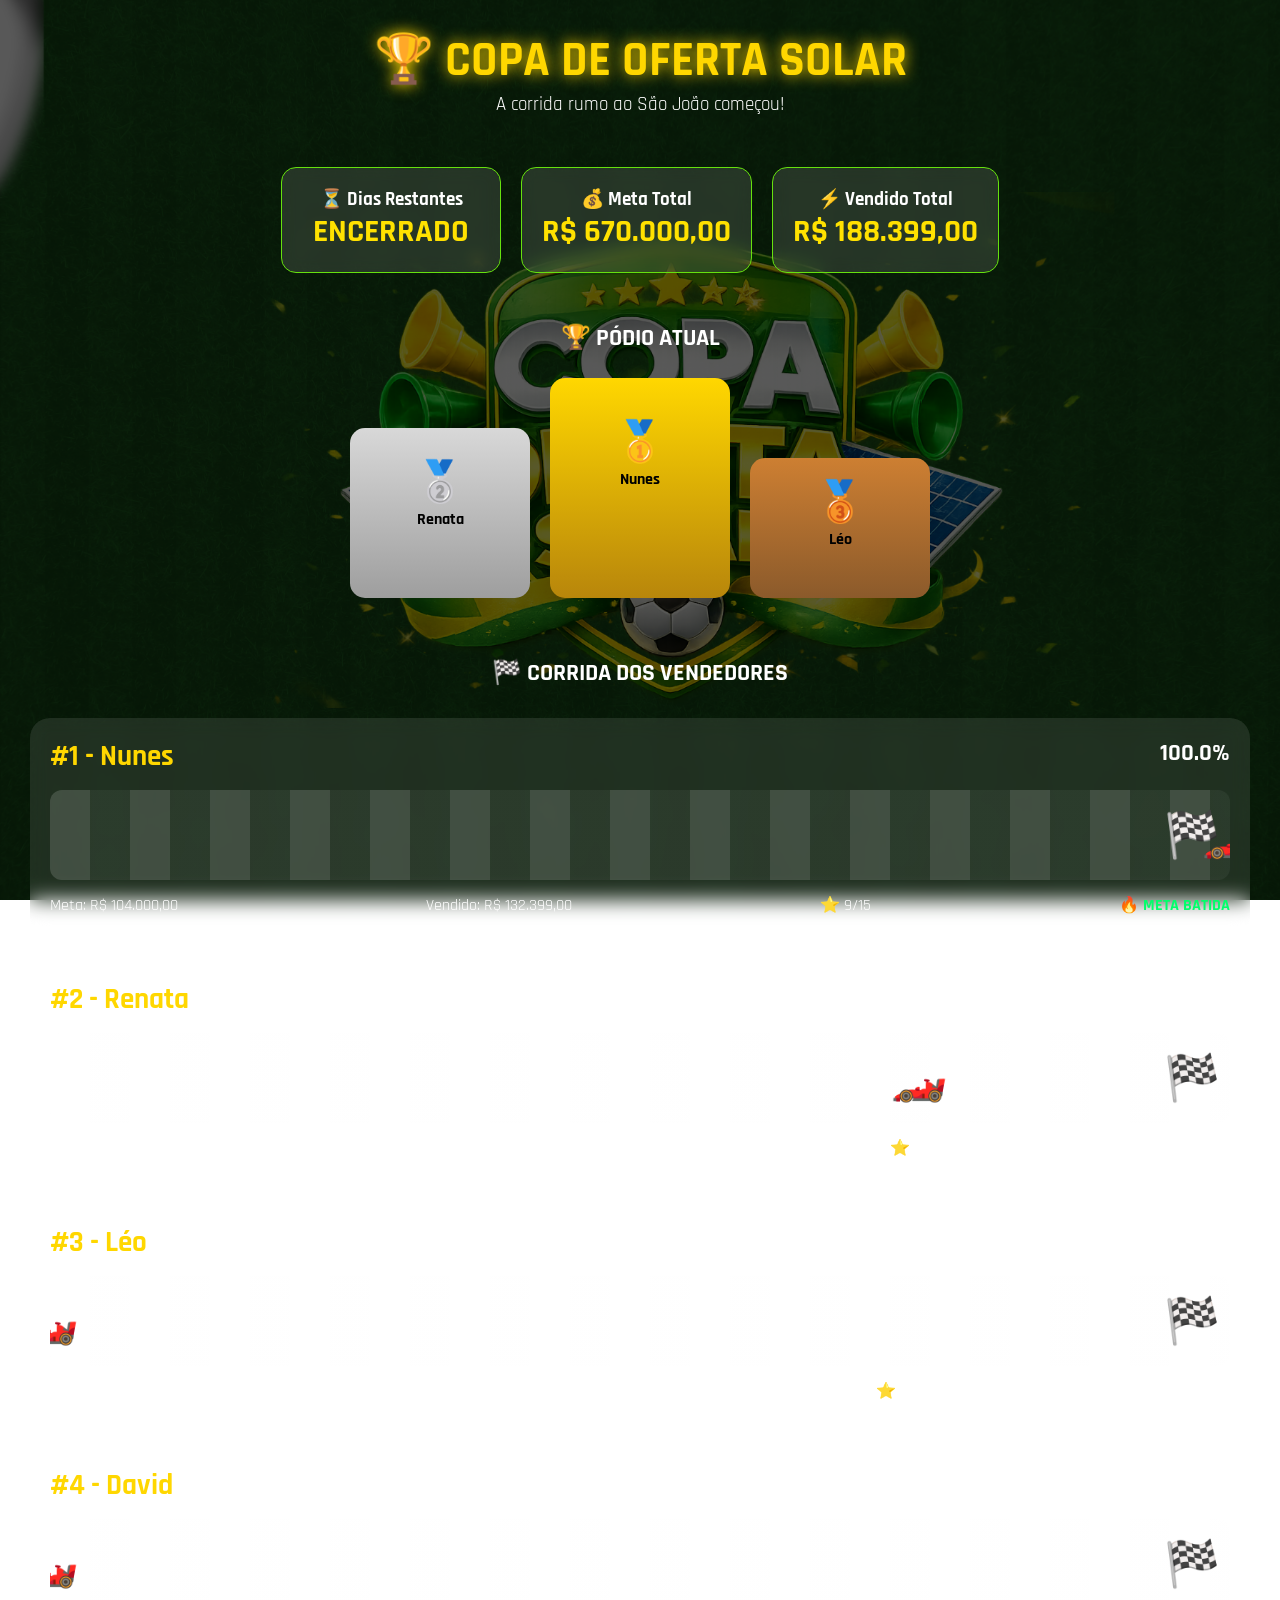
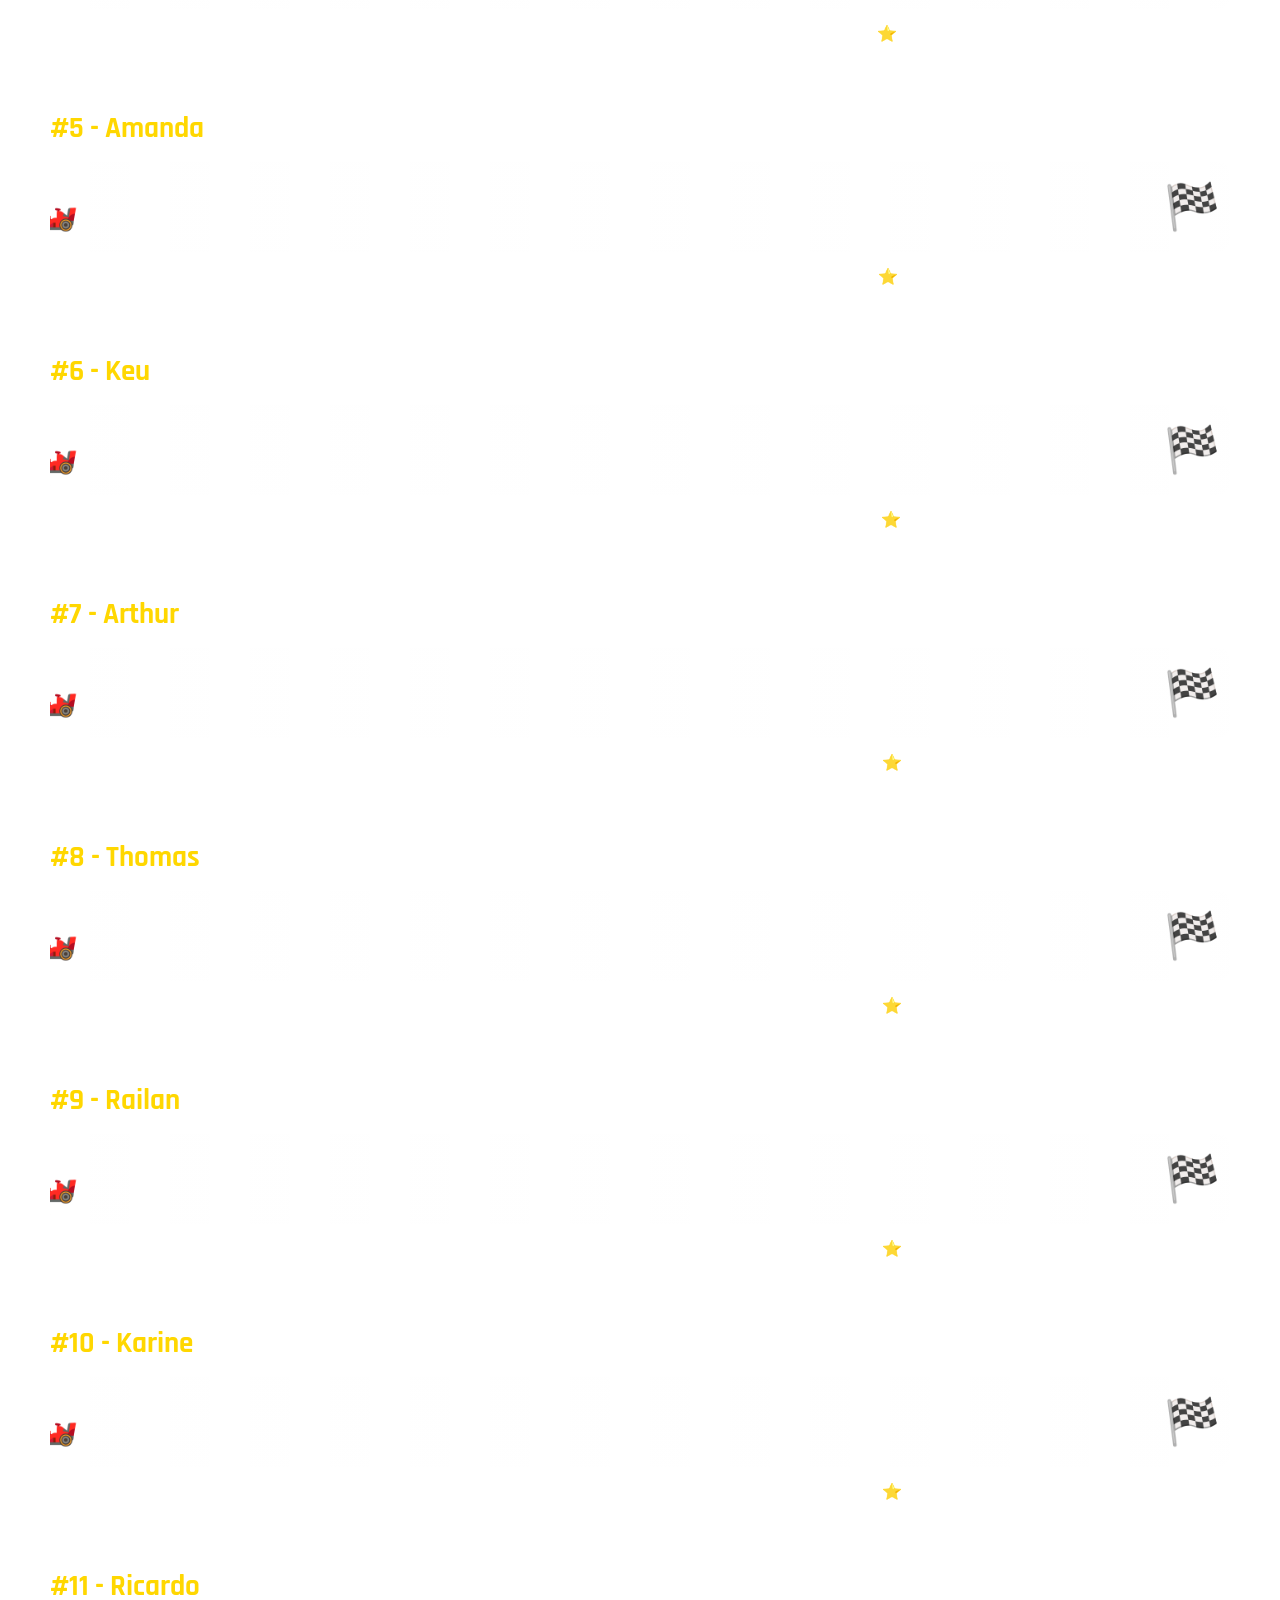
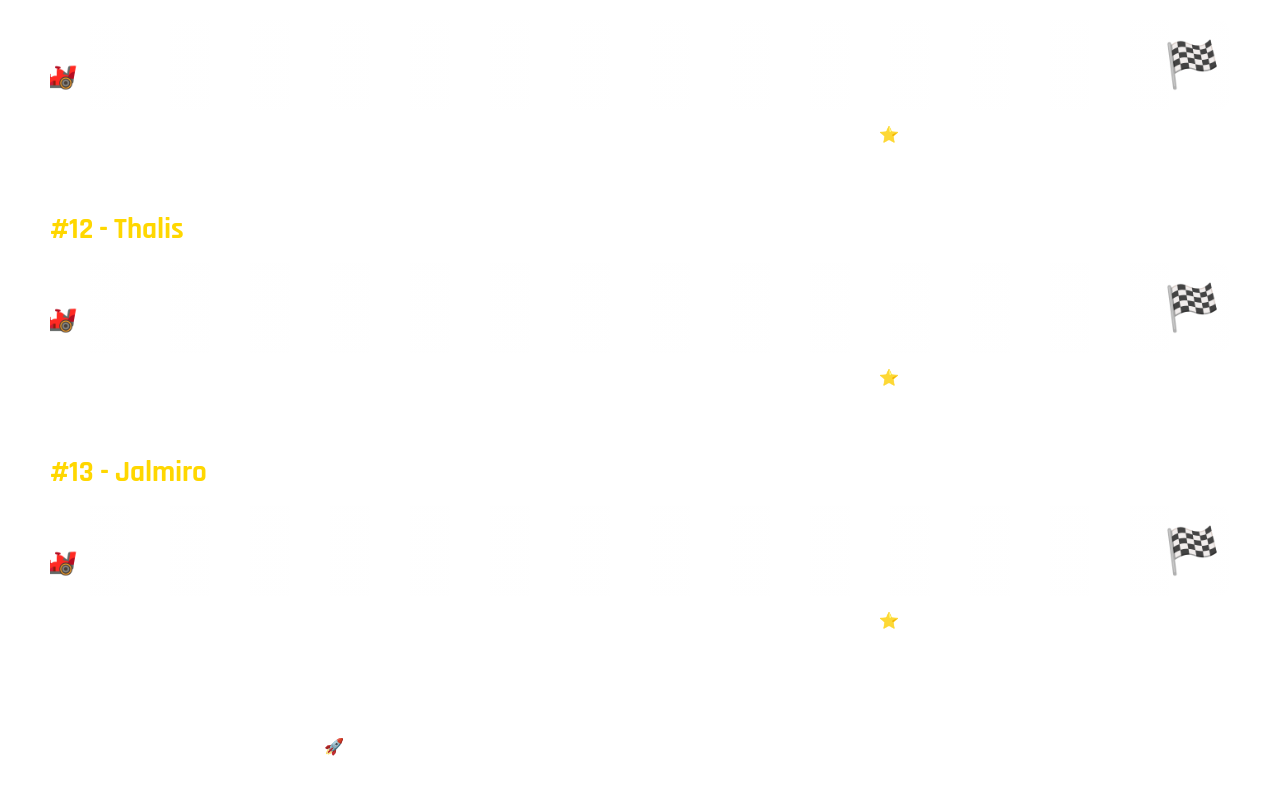
<file: index.html>
<!DOCTYPE html>
<html lang="pt-BR">
<head>
    <meta charset="UTF-8">
    <meta name="viewport" content="width=device-width, initial-scale=1.0">
    <title>Copa de Oferta Solar</title>

    <link rel="stylesheet" href="style.css">

    <link href="https://fonts.googleapis.com/css2?family=Rajdhani:wght@400;500;600;700&display=swap" rel="stylesheet">
</head>

<body>

<div class="overlay"></div>

<header>

    <div class="logo-area">

        <h1>🏆 COPA DE OFERTA SOLAR</h1>

        <p>
            A corrida rumo ao São João começou!
        </p>

    </div>

</header>

<section class="painel-superior">

    <div class="info-card">
        <h3>⏳ Dias Restantes</h3>
        <span id="contador">--</span>
    </div>

    <div class="info-card">
        <h3>💰 Meta Total</h3>
        <span id="metaTotal">R$ 0</span>
    </div>

    <div class="info-card">
        <h3>⚡ Vendido Total</h3>
        <span id="vendidoTotal">R$ 0</span>
    </div>

</section>

<section class="podio">

    <h2>🏆 PÓDIO ATUAL</h2>

    <div class="podio-container">

        <div class="podio-item segundo">
            <div class="medalha">🥈</div>
            <div id="segundoNome">-</div>
        </div>

        <div class="podio-item primeiro">
            <div class="medalha">🥇</div>
            <div id="primeiroNome">-</div>
        </div>

        <div class="podio-item terceiro">
            <div class="medalha">🥉</div>
            <div id="terceiroNome">-</div>
        </div>

    </div>

</section>

<section class="ranking">

    <h2>🏁 CORRIDA DOS VENDEDORES</h2>

    <div id="pistas"></div>

</section>

<footer>

    <p>
        🚀 Quem bater a meta até 15 de Junho receberá sua comissão antecipada para curtir o São João.
    </p>

</footer>

<script src="script.js"></script>

</body>
</html>
</file>
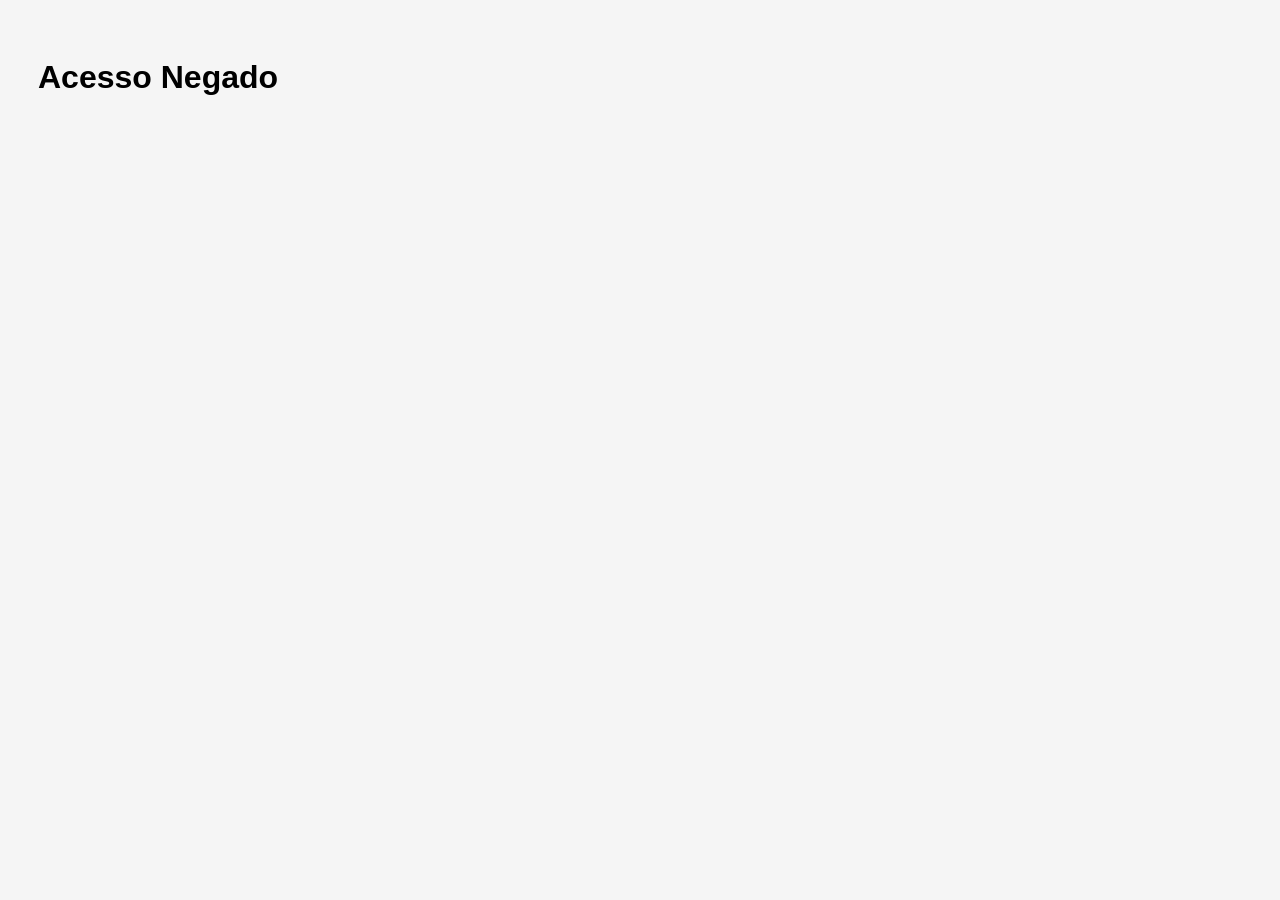
<file: admin.html>
<!DOCTYPE html>
<html lang="pt-BR">
<head>

<meta charset="UTF-8">

<title>Administração</title>

<style>

body{
font-family:Arial;
padding:30px;
background:#f5f5f5;
}

table{
width:100%;
background:white;
border-collapse:collapse;
}

th,td{
padding:12px;
border:1px solid #ddd;
}

input{
width:100%;
padding:8px;
}

button{
margin-top:20px;
padding:12px 25px;
background:#198754;
border:none;
color:white;
cursor:pointer;
font-size:16px;
}

</style>

</head>

<body>

<h1>Painel Administrativo</h1>

<table>

<thead>

<tr>
<th>Vendedor</th>
<th>Vendas</th>
<th>Avaliações</th>
</tr>

</thead>

<tbody id="tabela"></tbody>

</table>

<button onclick="salvar()">
Salvar Alterações
</button>

<script>

const senha = prompt("Digite a senha:");

if(senha !== "geosolares2026"){

document.body.innerHTML =
"<h1>Acesso Negado</h1>";

throw new Error();

}

let vendedores = JSON.parse(localStorage.getItem("vendedores")) || [

{nome:"Nunes",meta:104000,vendas:0,metaAvaliacoes:15,avaliacoes:0},
{nome:"Léo",meta:85000,vendas:0,metaAvaliacoes:15,avaliacoes:0},
{nome:"David",meta:71000,vendas:0,metaAvaliacoes:15,avaliacoes:0},
{nome:"Amanda",meta:57000,vendas:0,metaAvaliacoes:15,avaliacoes:0},
{nome:"Keu",meta:39000,vendas:0,metaAvaliacoes:10,avaliacoes:0},
{nome:"Arthur",meta:30000,vendas:0,metaAvaliacoes:5,avaliacoes:0},
{nome:"Thomas",meta:30000,vendas:0,metaAvaliacoes:5,avaliacoes:0},
{nome:"Railan",meta:30000,vendas:0,metaAvaliacoes:5,avaliacoes:0},
{nome:"Renata",meta:76000,vendas:0,metaAvaliacoes:15,avaliacoes:0},
{nome:"Karine",meta:30000,vendas:0,metaAvaliacoes:5,avaliacoes:0},
{nome:"Ricardo",meta:35000,vendas:0,metaAvaliacoes:10,avaliacoes:0},
{nome:"Thalis",meta:43000,vendas:0,metaAvaliacoes:15,avaliacoes:0},
{nome:"Jalmiro",meta:40000,vendas:0,metaAvaliacoes:15,avaliacoes:0}

];

const tabela =
document.getElementById("tabela");

vendedores.forEach((v,i)=>{

tabela.innerHTML += `

<tr>

<td>${v.nome}</td>

<td>
<input
type="number"
id="vendas${i}"
value="${v.vendas}">
</td>

<td>
<input
type="number"
id="aval${i}"
value="${v.avaliacoes}">
</td>

</tr>

`;

});

function salvar(){

vendedores.forEach((v,i)=>{

v.vendas =
Number(
document.getElementById("vendas"+i).value
);

v.avaliacoes =
Number(
document.getElementById("aval"+i).value
);

});

localStorage.setItem(
"vendedores",
JSON.stringify(vendedores)
);

alert("Dados salvos!");

}

</script>

</body>
</html>
</file>
<file: style.css>
*{
    margin:0;
    padding:0;
    box-sizing:border-box;
}

body{
    font-family:'Rajdhani', sans-serif;
    min-height:100vh;

    background:url("background.jpg.png");
    background-size:cover;
    background-position:center;
    background-attachment:fixed;

    color:white;
}

.overlay{
    position:fixed;
    inset:0;
    background:rgba(0,0,0,.65);
    z-index:-1;
}

header{
    text-align:center;
    padding:30px;
}

header h1{
    font-size:3rem;
    color:#FFD700;
    text-shadow:0 0 15px #FFD700;
}

header p{
    font-size:1.2rem;
}

.painel-superior{
    display:flex;
    justify-content:center;
    gap:20px;
    flex-wrap:wrap;
    padding:20px;
}

.info-card{
    background:rgba(255,255,255,.12);
    backdrop-filter:blur(8px);
    padding:20px;
    border-radius:15px;
    min-width:220px;
    text-align:center;
    border:1px solid rgb(102, 225, 14);
}

.info-card span{
    font-size:2rem;
    font-weight:bold;
    color:#ffe100; 
}

.podio{
    padding:30px;
}

.podio h2{
    text-align:center;
    margin-bottom:25px;
}

.podio-container{
    display:flex;
    justify-content:center;
    align-items:flex-end;
    gap:20px;
}

.podio-item{
    width:180px;
    text-align:center;
    border-radius:15px;
    font-weight:bold;
}

.primeiro{
    height:220px;
    background:linear-gradient(#FFD700,#b8860b);
    color:black;
    padding-top:40px;
}

.segundo{
    height:170px;
    background:linear-gradient(#d8d8d8,#9e9e9e);
    color:black;
    padding-top:30px;
}

.terceiro{
    height:140px;
    background:linear-gradient(#cd7f32,#8b5a2b);
    color:black;
    padding-top:20px;
}

.medalha{
    font-size:40px;
}

.ranking{
    padding:30px;
}

.ranking h2{
    text-align:center;
    margin-bottom:30px;
}

.pista-card{
    background:rgba(255,255,255,.10);
    backdrop-filter:blur(10px);

    border-radius:20px;
    margin-bottom:25px;

    padding:20px;
}

.vendedor-header{
    display:flex;
    justify-content:space-between;
    flex-wrap:wrap;
    margin-bottom:15px;
}

.nome-vendedor{
    font-size:1.8rem;
    font-weight:bold;
    color:#FFD700;
}

.porcentagem{
    font-size:1.5rem;
    font-weight:bold;
}

.pista{
    position:relative;
    width:100%;
    height:90px;

    background:
    repeating-linear-gradient(
    90deg,
    rgba(255,255,255,.15),
    rgba(255,255,255,.15) 40px,
    rgba(255,255,255,.05) 40px,
    rgba(255,255,255,.05) 80px
    );

    border-radius:12px;

    overflow:hidden;
}

.carro{
    position:absolute;
    top:18px;
    font-size:45px;

    transform:translateX(-50%);

    transition:all 1s ease;
}

.bandeira{
    position:absolute;
    right:10px;
    top:18px;
    font-size:45px;
}

.detalhes{
    display:flex;
    justify-content:space-between;
    flex-wrap:wrap;

    margin-top:15px;
}

.meta-batida{
    color:#00ff6a;
    font-weight:bold;
}

footer{
    text-align:center;
    padding:30px;
}

@media(max-width:768px){

.podio-container{
    flex-direction:column;
    align-items:center;
}

.primeiro,.segundo,.terceiro{
    width:90%;
    height:auto;
    padding:20px;
}

header h1{
    font-size:2rem;
}

}
</file>
